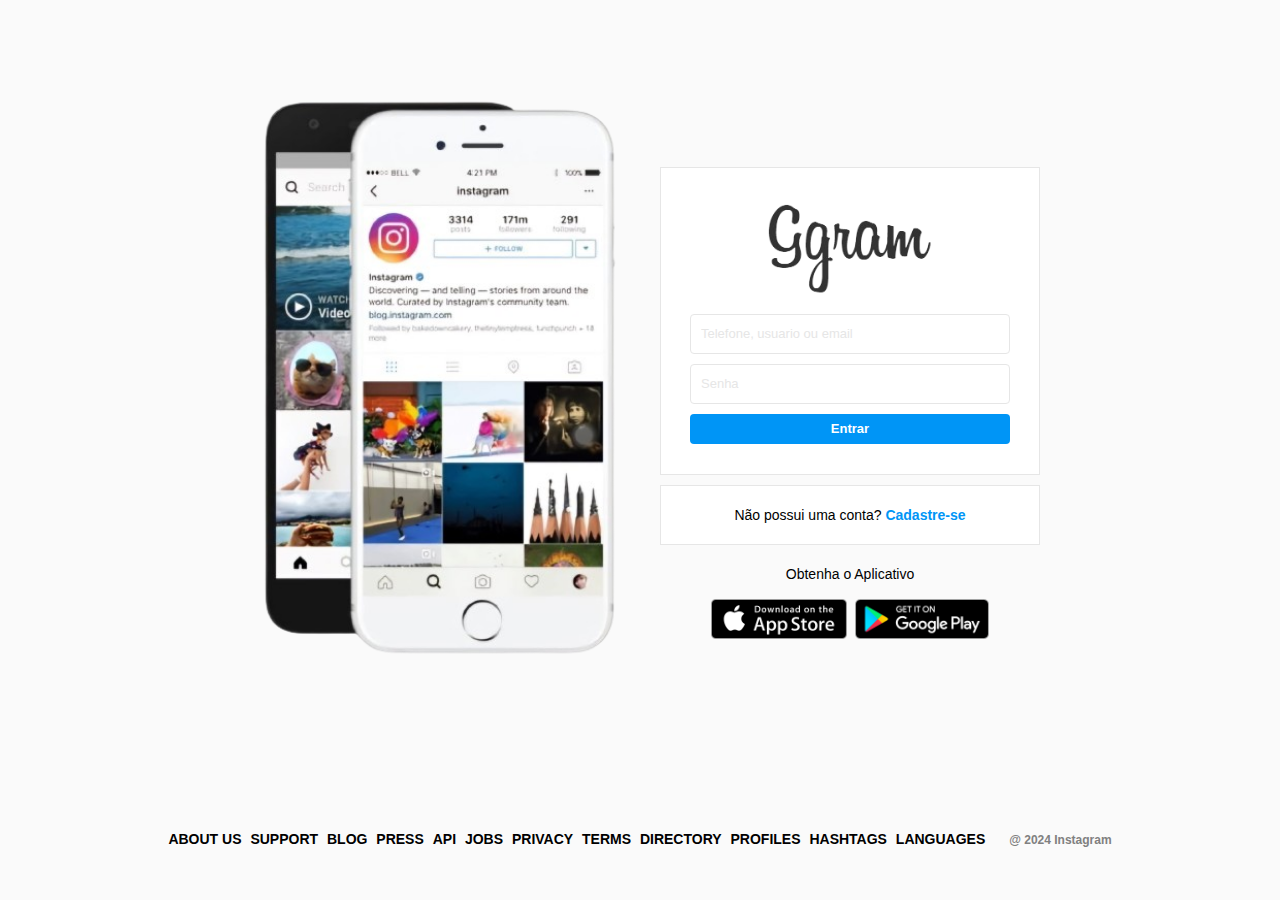
<file: index.html>
<!DOCTYPE html>
<html lang="pt-br">
<head>
    <meta charset="UTF-8">
    <meta name="viewport" content="width=device-width, initial-scale=1.0">
    <link rel="stylesheet" href="style.css">

    <title>Ggram</title>
</head>
<body>
    <div id="wrapper">
        <div id="container">

            <div class="column left"> <!-- AREA ESQ -->
                <div class="main">

                </div>
            </div>  

            <div class="column right"> <!-- AREA DIR -->
                <div class="login-panel">
                    <div class="logo">
                        <img class="logo-img" src="assets/logo.png" alt="Logo">
                    </div>
                    <form>
                        <input placeholder="Telefone, usuario ou email" type="text" name="username">
                        <input placeholder="Senha" type="password" name="password">
                    
                        <input type="submit" value="Entrar">
                    </form>
                </div>
                <div class="info-box">
                    <p>Não possui uma conta? <a href="signup.html">Cadastre-se</a></p>
                </div>
                <div class="get-app">
                    Obtenha o Aplicativo
                    <div class="app-buttons">
                        <a href="https://apps.apple.com/br/app/instagram/id389801252" target="_blank" >
                            <img src="./assets/appstore.png" alt="Baixe na App Store">
                        </a>
                        <a href="https://play.google.com/store/apps/details?id=com.instagram.android&pcampaignid=web_share" target="_blank">
                            <img src="./assets/googleplay.png" alt="Baixe na Google Play">
                        </a>
                    </div>
                </div>
            </div>


        </div> <!-- FIM CONTAINER -->

        <!-- RODAPE -->
        <footer>
            <div class="footer">
                <a href="#">About us</a>
                <a href="#">Support</a>
                <a href="#">Blog</a>
                <a href="#">Press</a>
                <a href="#">API</a>
                <a href="#">Jobs</a>
                <a href="#">Privacy</a>
                <a href="#">Terms</a>
                <a href="#">Directory</a>
                <a href="#">Profiles</a>
                <a href="#">Hashtags</a>
                <a href="#">Languages</a>
                <div class="year">
                    @ 2024 Instagram
                </div>
            </div>
        </footer>
    </div>
</body>
</html>
</file>
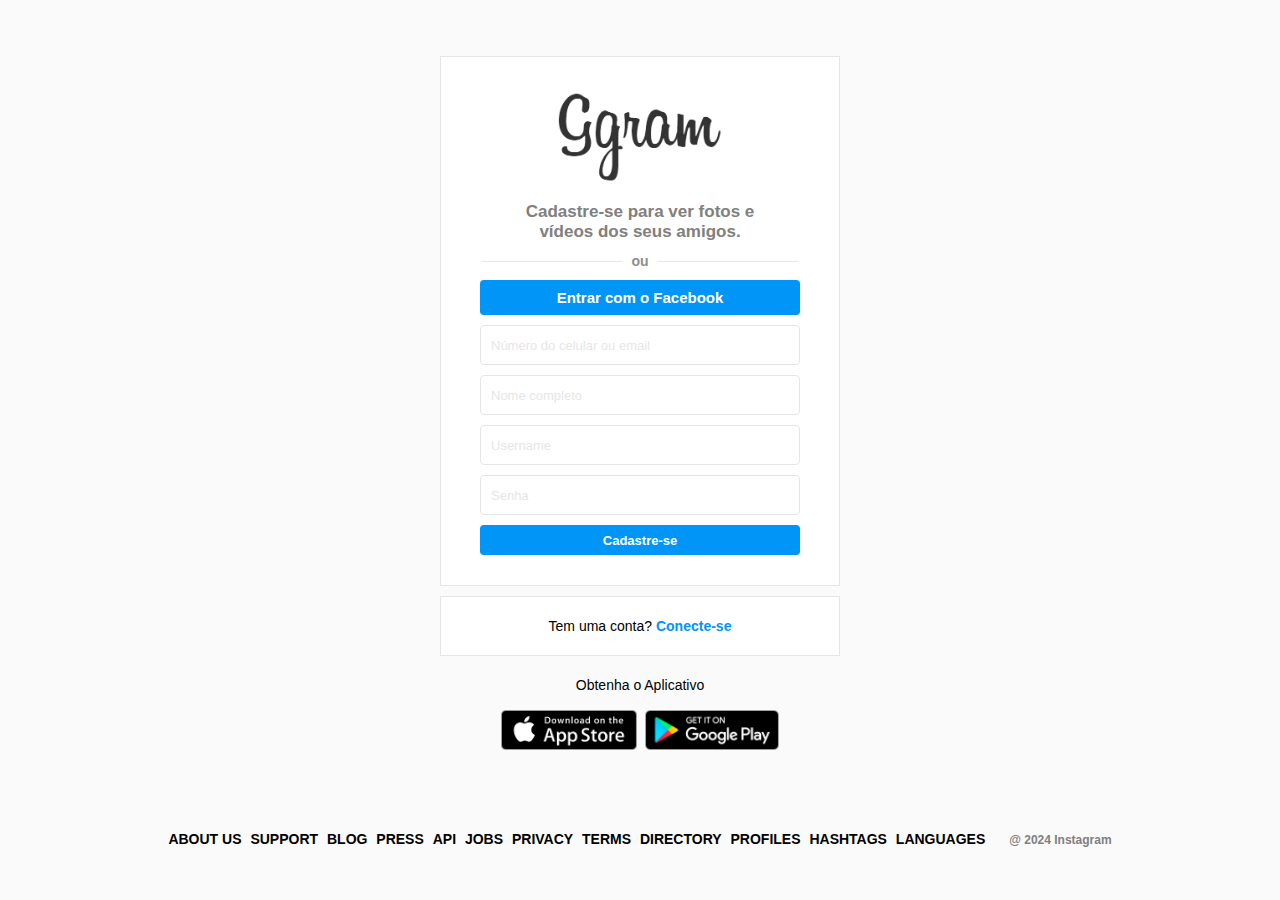
<file: signup.html>
<!DOCTYPE html>
<html lang="pt-br">
<head>
    <meta charset="UTF-8">
    <meta name="viewport" content="width=device-width, initial-scale=1.0">
    <link rel="stylesheet" href="style.css">

    <title>Faça seu Cadastro - Ggram</title>
</head>
<body>
    <div id="wrapper">
        <div id="container-signup">

            <div class="column"> <!-- AREA DIR -->

                <div class="login-panel">
                    <div class="logo">
                        <img class="logo-img" src="assets/logo.png" alt="Logo">
                    </div>

                    <div class="message">
                        <span>Cadastre-se para ver fotos e vídeos dos seus amigos.</span>
                    </div>

                    <div class="divisor-container">
                        <div class="line"></div>
                        <div class="divisor-tag">ou</div>
                        <div class="line"></div>
                    </div>

                    <button class="Facebook-button">
                        Entrar com o Facebook
                    </button>

                    <form>
                        <input placeholder="Número do celular ou email" type="text" name="email">
                        <input placeholder="Nome completo" type="text" name="name">
                        <input placeholder="Username" type="text" name="username">
                        <input placeholder="Senha" type="password" name="password">
                    
                        <input type="submit" value="Cadastre-se">
                    </form>
                </div>

                <div class="info-box">
                    <p>Tem uma conta? <a href="index.html"> Conecte-se</a></p>
                </div>

                <div class="get-app">
                    Obtenha o Aplicativo
                    <div class="app-buttons">
                        <a href="https://apps.apple.com/br/app/instagram/id389801252" target="_blank" >
                            <img src="./assets/appstore.png" alt="Baixe na App Store">
                        </a>
                        <a href="https://play.google.com/store/apps/details?id=com.instagram.android&pcampaignid=web_share" target="_blank">
                            <img src="./assets/googleplay.png" alt="Baixe na Google Play">
                        </a>
                    </div>
                </div>

            </div>


        </div> <!-- FIM CONTAINER -->

        <!-- RODAPE -->
        <footer>
            <div class="footer">
                <a href="#">About us</a>
                <a href="#">Support</a>
                <a href="#">Blog</a>
                <a href="#">Press</a>
                <a href="#">API</a>
                <a href="#">Jobs</a>
                <a href="#">Privacy</a>
                <a href="#">Terms</a>
                <a href="#">Directory</a>
                <a href="#">Profiles</a>
                <a href="#">Hashtags</a>
                <a href="#">Languages</a>
                <div class="year">
                    @ 2024 Instagram
                </div>
            </div>
        </footer>
    </div>
</body>
</html>
</file>
<file: style.css>
*{
    box-sizing: border-box;
    padding: 0;
    margin: 0;
    outline: 0;
}

a{
    text-decoration: none;
    color: var(--button-primary);
}

body{
    /* Declaração e atribuição de variáveis */
    /* É legal sempre declarar no BODY pois assim consigo referenciar de forma global, onde todas as tags acessam */
    --background: #fafafa; 
    --white: #FFFFFF;
    --black: #000000;
    --button-primary: #0095f6;
    --border-primary: #e6e6e6;


    background: var(--background);
    height: 100%;
    width: 100%;
    margin: 0;
    padding: 0;
    font-family: Arial, Helvetica, sans-serif;
    font-size: 14px;
    line-height: 18px;
}

#wrapper{
    height: 100vh;
}

#container {
    margin: 0 auto;
    min-height: 90%;
    width: 800px;
    display: flex;
    align-items: center;
}

.column{
    flex-grow: 1; /* AS DUAS COLUNAS TENTAM OCUPAR O MESMO ESPAÇO */
    width: 50%;
}

.left{
    background-image: url("./assets/main.png");
    background-size: 450px;
    background-repeat: no-repeat;
    background-position: center;
    height: 600px;
    margin-bottom: 50px;
}

.right{
    padding-left: 20px;

}

.login-panel{
    background-color: var(--white);
    border: 1px solid var(--border-primary);
    text-align: center;
    padding: 20px 0;
}

.logo-img{
    width: 175px ;
}

form{
    display: flex;
    flex-direction: column;
    align-items: center;
    justify-content: center;
}

input[type="password"], input[type="text"]{  /*  Escolhendo inputs por type */ 
    background-color: var(--white);
    border: 1px solid var(--border-primary);
    height: 40px;
    border-radius: 4px;
    margin-top: 10px;
    padding: 10px;
    font-size: 13px;
    width: 320px;
    color: black;
} 

input[type="password"]::placeholder, input[type="text"]::placeholder{  /*  Escolhendo inputs por type */ 
    color: var(--border-primary);
} 
input[type="password"]:focus, input[type="text"]:focus{  /*  Escolhendo inputs por type */ 
    border: 1px solid var(--border-primary);
} 

input[type="submit"]{  /*  Escolhendo inputs por type */ 
    background-color: var(--button-primary);
    border: 0;
    height: 30px;
    border-radius: 4px;
    margin-top: 10px;
    margin-bottom: 10px;
    font-size: 13px;
    font-weight: bold;
    width: 320px;
    color: var(--white);
    cursor: pointer;
}

.info-box{
    background-color: var(--white);
    border: 1px solid var(--border-primary);
    height: 60px;
    margin: 10px auto 0; /* TOP, LEFT AND RIGHT, BOTTOM  */

    display: flex;
    justify-content: center;
    align-items: center;
}

.info-box p {
    user-select: none;   /* Nao permite selecionar o parágrafo */
}

.info-box p a {
    font-weight: bold;
    user-select: none;  /* Nao permite selecionar o link */
}

.get-app{
    margin-top: 20px;
    text-align: center;
}

.app-buttons{
    margin-top: 16px;
}
.app-buttons img{
    height: 40px;
    padding: 0 2px ;
}

footer{
    text-align: center;
    height: 50px;
    margin-top: 20px;
}

footer a{
    color: var(--black);
    text-transform: uppercase;
    font-weight: bold;
    margin-right: 5px;
}

.year{
    font-size: 12px;
    font-weight: bold;
    color: grey;
    padding-left: 15px;
    display: inline-block;
}

/* Signup */

#container-signup {
    margin: 0 auto;
    min-height: 90%;
    width: 400px;
    display: flex;
    align-items: center;
}

.message{
    margin: 10px 70px; /* TOP BUTTON LEFT RIGHT */
}

.message span{
    text-align: center;
    font-weight: bold;
    font-size: 17px;
    line-height: 20px; /* Espaço entre uma linha e outra */
    color: gray;
}

.Facebook-button{
    width: 320px;
    margin: 10 0;
    height: 35px;
    background-color: var(--button-primary);
    color: var(--white);
    border: 0;
    border-radius: 4px;
    font-size: 15px;
    cursor: pointer;
    font-weight: bold;
}

.divisor-container{
    display: flex;
    justify-content: center;
    align-items: center;
    margin: 10px 0;
}

.line{
    height: 1px;
    background-color: var(--border-primary);
    width: 35%;
}

.divisor-tag{
    font-weight: bold;
    margin: 0 2.5%;
    color: #8e8e8e;
    user-select: none;
}
/* ===================== */

@media(max-width: 850px) {
    .left{
        display: none;
    }
    #container{
        width: 70%;
    }
    .right{
        padding-left: 0;
    }
}

@media(max-width:560px){
    #container{
        width: 90%;
    }
    #container-signup{
        width: 90%;
    }
    input[type="text"], input[type="password"], input[type="submit"]{
        width: 85%;
    } 
    .Facebook-button{
        width: 80%;
    }
    .message{
        margin: 10px 25px;
    }
}
</file>
